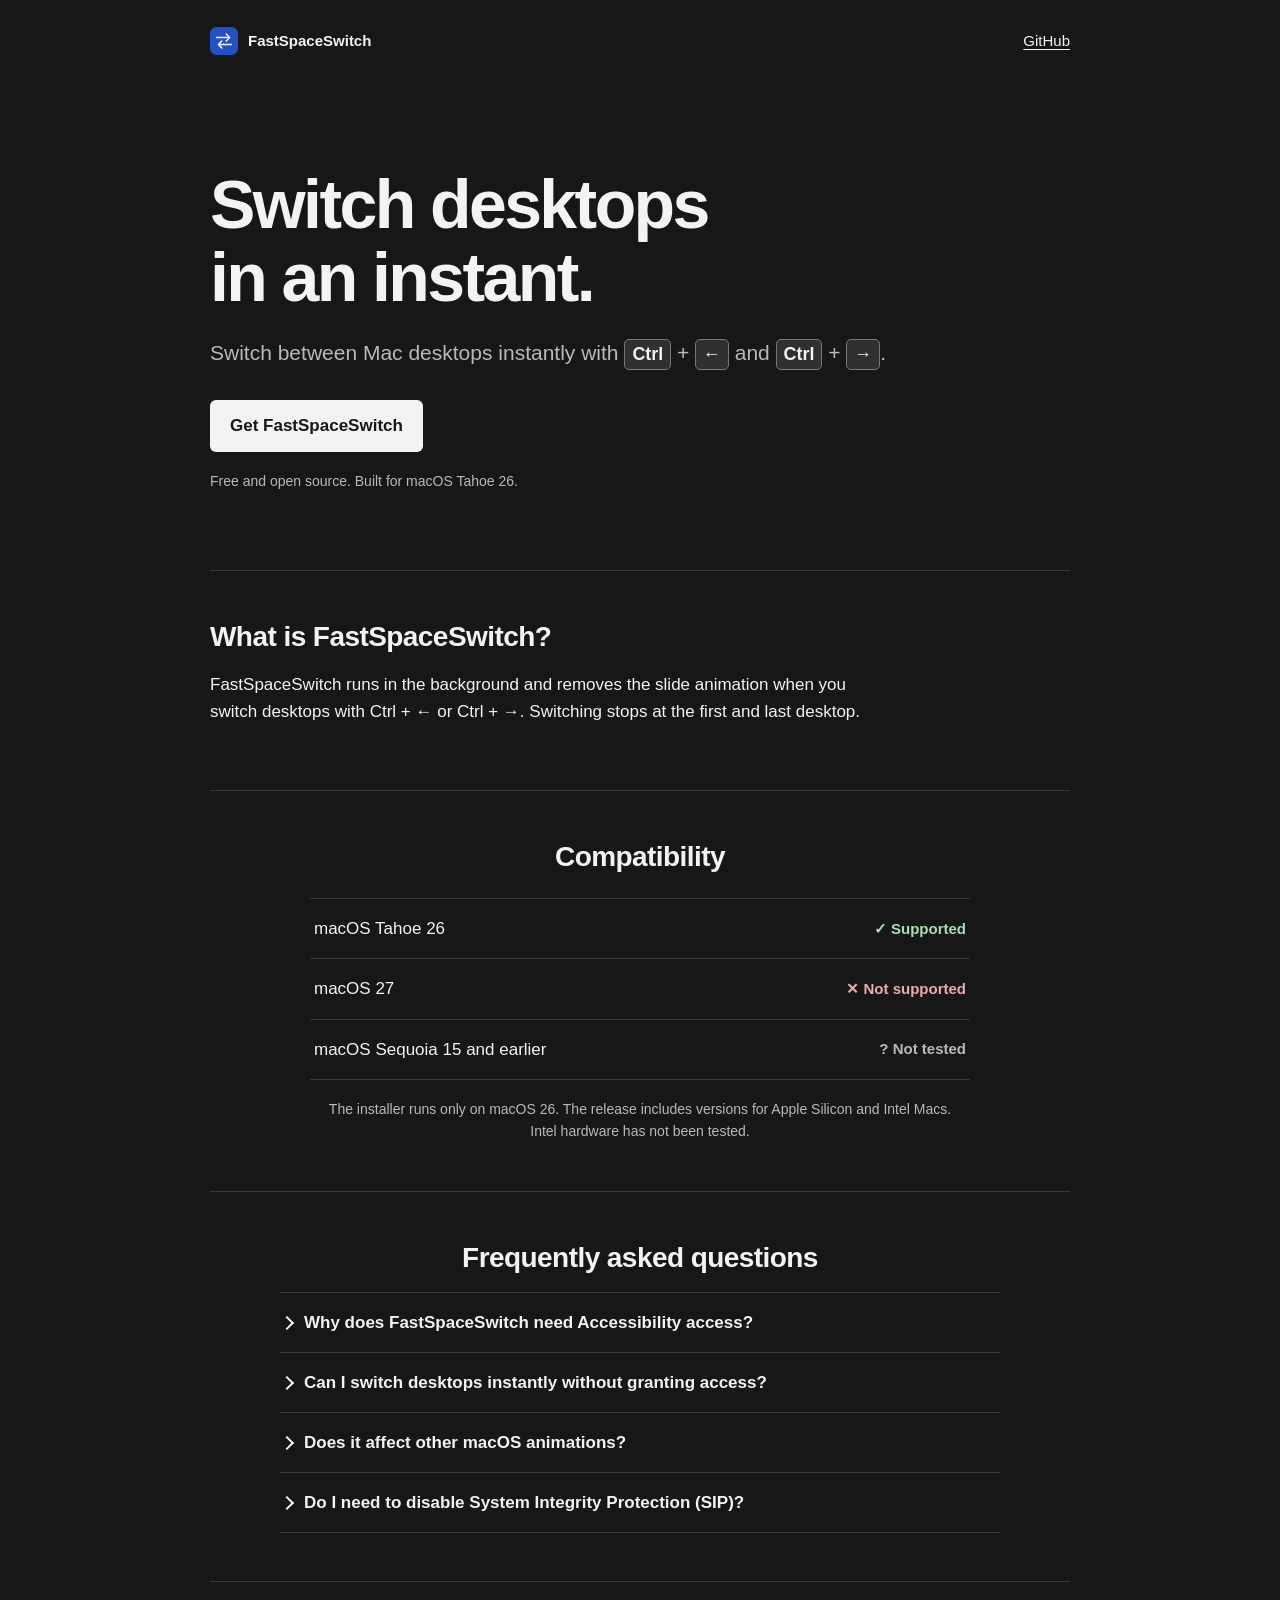
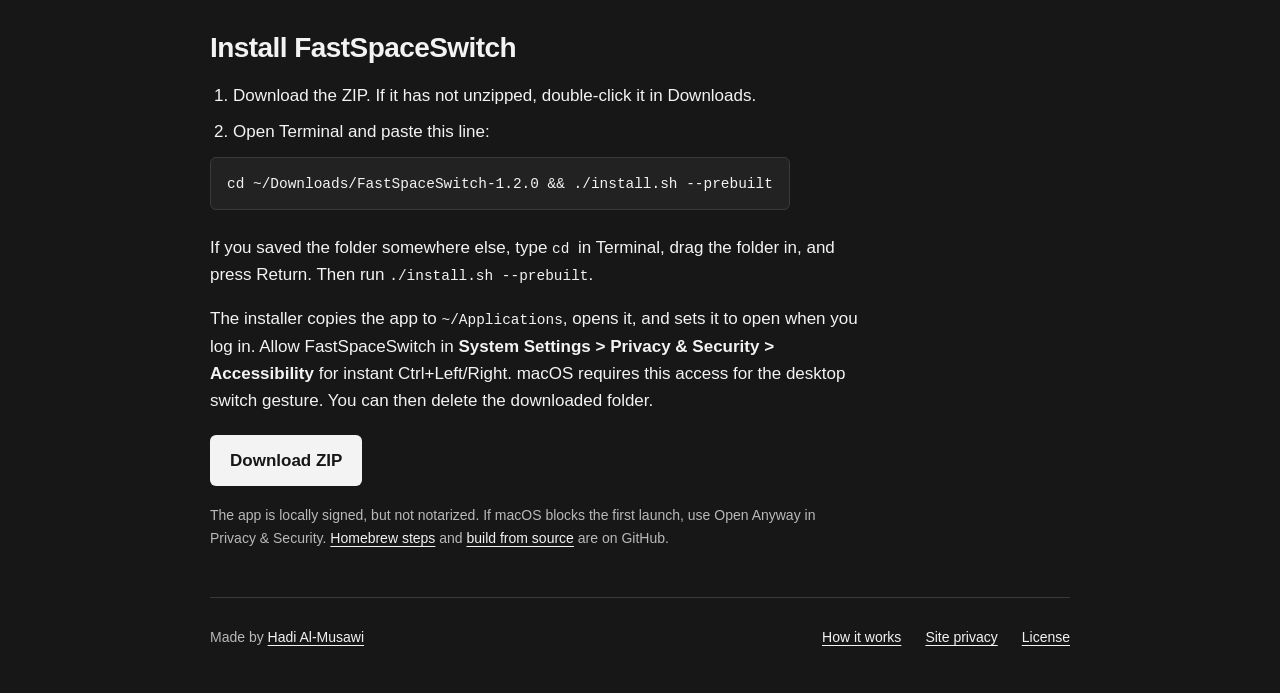
<file: docs/index.html>
<!doctype html>
<html lang="en">
<head>
  <meta charset="utf-8">
  <meta name="viewport" content="width=device-width, initial-scale=1">
  <title>FastSpaceSwitch - Instant macOS Spaces Switching Without Animation</title>
  <meta name="description" content="Switch Mac desktops without the slide with Ctrl+Left and Ctrl+Right. Free and open source for macOS Tahoe 26.">
  <meta name="theme-color" content="#171717">
  <link rel="canonical" href="https://hadi-almusawi.github.io/fast-space-switch/">
  <link rel="icon" href="icon.svg" type="image/svg+xml">
  <link rel="stylesheet" href="style.css">
  <link rel="alternate" type="text/plain" href="llms.txt" title="Product facts">
  <meta property="og:type" content="website">
  <meta property="og:title" content="FastSpaceSwitch - Instant macOS Spaces Switching Without Animation">
  <meta property="og:description" content="Switch Mac desktops without the slide animation. Free for macOS Tahoe 26.">
  <meta property="og:url" content="https://hadi-almusawi.github.io/fast-space-switch/">
  <meta property="og:image" content="https://hadi-almusawi.github.io/fast-space-switch/social.png">
  <meta name="twitter:card" content="summary_large_image">
  <script type="application/ld+json">{"@context":"https://schema.org","@graph":[{"@type":"WebSite","name":"FastSpaceSwitch","url":"https://hadi-almusawi.github.io/fast-space-switch/"},{"@type":"SoftwareApplication","name":"FastSpaceSwitch","url":"https://hadi-almusawi.github.io/fast-space-switch/","description":"Free macOS 26 app for Ctrl+Left and Ctrl+Right desktop switching without the slide animation.","operatingSystem":"macOS 26","applicationCategory":"UtilitiesApplication","softwareVersion":"1.2.0","license":"https://github.com/Hadi-Almusawi/fast-space-switch/blob/main/LICENSE","downloadUrl":"https://github.com/Hadi-Almusawi/fast-space-switch/releases/latest","offers":{"@type":"Offer","price":"0","priceCurrency":"USD"},"author":{"@type":"Person","name":"Hadi Al-Musawi","url":"https://github.com/Hadi-Almusawi"}}]}</script>
</head>
<body>
  <a class="skip" href="#main">Skip to content</a>
  <div class="page">
    <header class="top"><a class="brand" href="./"><img src="icon.svg" width="28" height="28" alt="">FastSpaceSwitch</a><a href="https://github.com/Hadi-Almusawi/fast-space-switch">GitHub</a></header>
    <main id="main">
      <section class="hero" aria-labelledby="title">
        <h1 id="title">Switch desktops<br>in an instant.</h1>
        <p><span class="desktop-shortcuts">Switch between Mac desktops instantly with <kbd>Ctrl</kbd> + <kbd>←</kbd> and <kbd>Ctrl</kbd> + <kbd>→</kbd>.</span></p>
        <a class="button" href="#get">Get FastSpaceSwitch</a>
        <p class="note">Free and open source. Built for macOS Tahoe 26.</p>
      </section>
      <section id="info"><h2>What is FastSpaceSwitch?</h2><p>FastSpaceSwitch runs in the background and removes the slide animation when you switch desktops with Ctrl + ← or Ctrl + →. Switching stops at the first and last desktop.</p></section>
      <section class="compatibility" aria-labelledby="compatibility-title"><h2 id="compatibility-title">Compatibility</h2><div class="versions" role="list"><div role="listitem"><span>macOS Tahoe 26</span><strong class="yes" aria-label="Supported">✓ Supported</strong></div><div role="listitem"><span>macOS 27</span><strong class="no" aria-label="Not supported">✕ Not supported</strong></div><div role="listitem"><span>macOS Sequoia 15 and earlier</span><strong class="unknown" aria-label="Not tested">? Not tested</strong></div></div><p class="note">The installer runs only on macOS 26. The release includes versions for Apple Silicon and Intel Macs. Intel hardware has not been tested.</p></section>
      <section id="faq"><h2>Frequently asked questions</h2><details><summary>Why does FastSpaceSwitch need Accessibility access?</summary><p>macOS requires it for the app's Ctrl+Left/Right desktop gesture. The app only receives those two shortcuts. It does not read your screen, record other keys, or connect to the internet. You can <a href="https://github.com/Hadi-Almusawi/fast-space-switch/blob/main/main.m">read the code</a>.</p></details><details><summary>Can I switch desktops instantly without granting access?</summary><p>No. macOS requires Accessibility access for the synthetic gesture that skips the slide.</p></details><details><summary>Does it affect other macOS animations?</summary><p>The Dock setting can also change how Mission Control and App Exposé open by trackpad. Reduce Motion and other Mac animations stay as they are. Uninstall restores your old Dock setting.</p></details><details><summary>Do I need to disable System Integrity Protection (SIP)?</summary><p>No. Keep System Integrity Protection on.</p></details></section>
      <section id="get">
        <h2>Install FastSpaceSwitch</h2>
        <ol>
          <li>Download the ZIP. If it has not unzipped, double-click it in Downloads.</li>
          <li>Open Terminal and paste this line:</li>
        </ol>
        <pre><code>cd ~/Downloads/FastSpaceSwitch-1.2.0 &amp;&amp; ./install.sh --prebuilt</code></pre>
        <p>If you saved the folder somewhere else, type <code>cd </code> in Terminal, drag the folder in, and press Return. Then run <code>./install.sh --prebuilt</code>.</p>
        <p>The installer copies the app to <code>~/Applications</code>, opens it, and sets it to open when you log in. Allow FastSpaceSwitch in <strong>System Settings &gt; Privacy &amp; Security &gt; Accessibility</strong> for instant Ctrl+Left/Right. macOS requires this access for the desktop switch gesture. You can then delete the downloaded folder.</p>
        <a class="button" href="https://github.com/Hadi-Almusawi/fast-space-switch/releases/download/v1.2.0/FastSpaceSwitch-1.2.0.zip">Download ZIP</a>
        <p class="note">The app is locally signed, but not notarized. If macOS blocks the first launch, use Open Anyway in Privacy &amp; Security. <a href="https://github.com/Hadi-Almusawi/fast-space-switch#homebrew">Homebrew steps</a> and <a href="https://github.com/Hadi-Almusawi/fast-space-switch#install">build from source</a> are on GitHub.</p>
      </section>
    </main>
    <footer><span>Made by <a href="https://github.com/Hadi-Almusawi">Hadi Al-Musawi</a></span><a href="how-it-works.html">How it works</a><a href="privacy.html">Site privacy</a><a href="https://github.com/Hadi-Almusawi/fast-space-switch/blob/main/LICENSE">License</a></footer>
  </div>
</body>
</html>
</file>
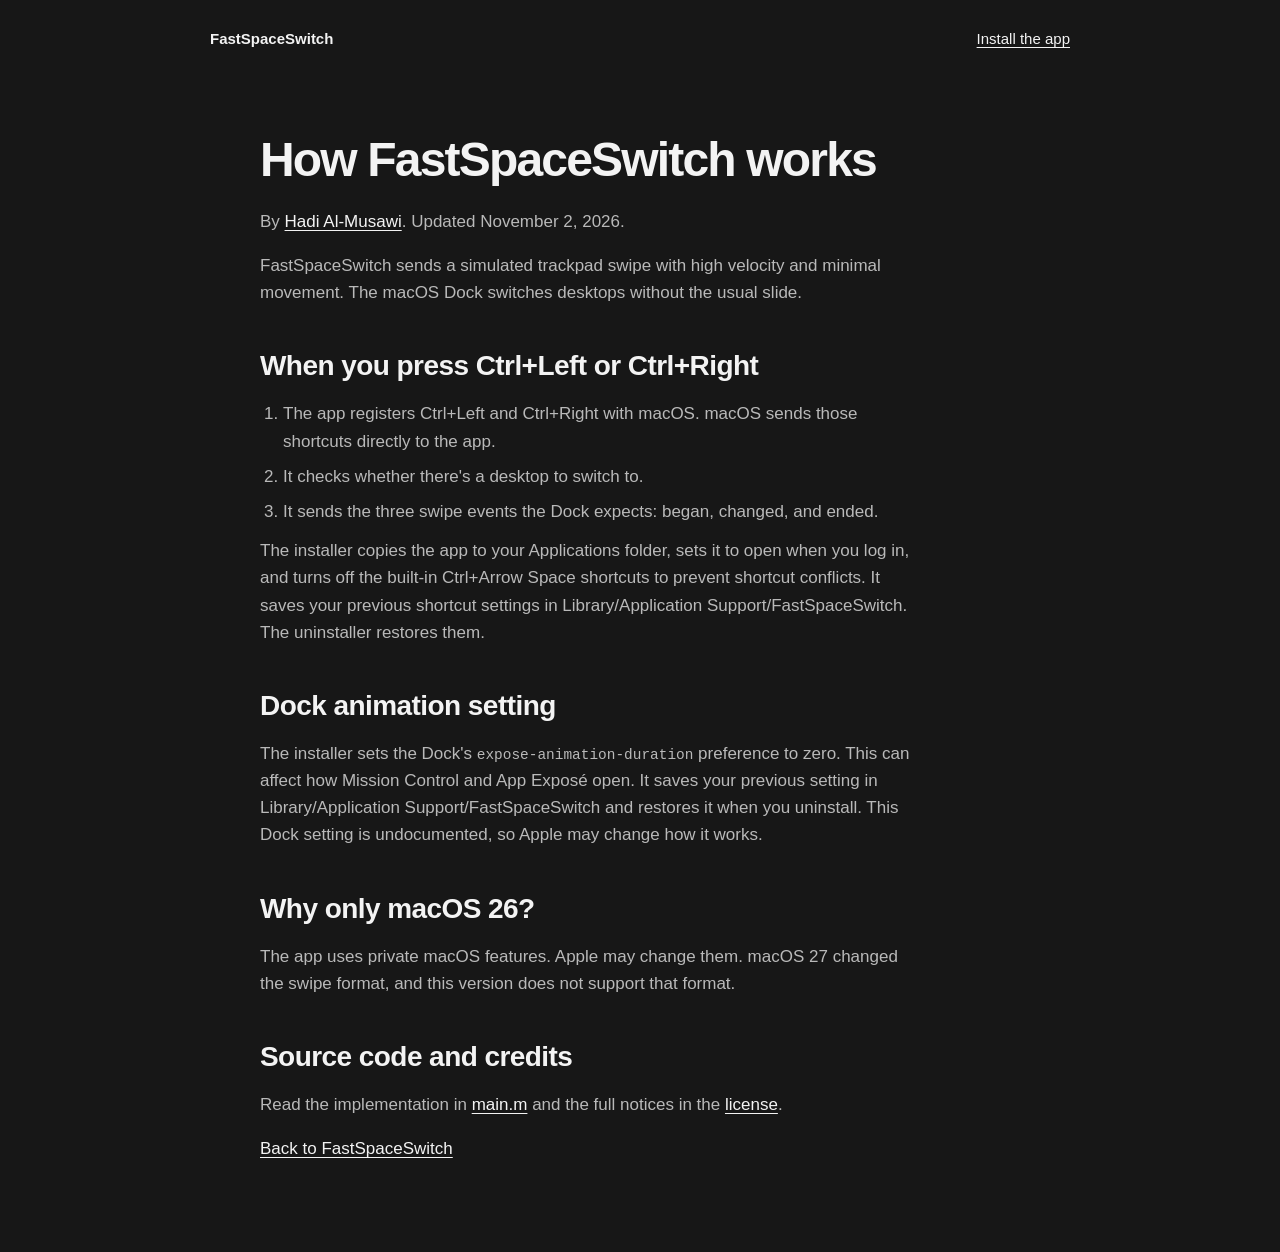
<file: docs/how-it-works.html>
<!doctype html>
<html lang="en">
<head>
  <meta charset="utf-8">
  <meta name="viewport" content="width=device-width, initial-scale=1">
  <title>How instant macOS Spaces switching works - FastSpaceSwitch</title>
  <meta name="description" content="How FastSpaceSwitch skips the macOS Spaces slide animation with two shortcuts and a simulated swipe. Read the small open-source implementation.">
  <link rel="canonical" href="https://hadi-almusawi.github.io/fast-space-switch/how-it-works.html">
  <link rel="stylesheet" href="style.css">
  <link rel="icon" href="icon.svg">
</head>
<body>
  <div class="page">
    <header class="top"><a class="brand" href="./">FastSpaceSwitch</a><a href="./#get">Install the app</a></header>
    <main class="article">
      <h1>How FastSpaceSwitch works</h1>
      <p>By <a href="https://github.com/Hadi-Almusawi">Hadi Al-Musawi</a>. Updated November 2, 2026.</p>
      <p>FastSpaceSwitch sends a simulated trackpad swipe with high velocity and minimal movement. The macOS Dock switches desktops without the usual slide.</p>
      <h2>When you press Ctrl+Left or Ctrl+Right</h2>
      <ol>
        <li>The app registers Ctrl+Left and Ctrl+Right with macOS. macOS sends those shortcuts directly to the app.</li>
        <li>It checks whether there's a desktop to switch to.</li>
        <li>It sends the three swipe events the Dock expects: began, changed, and ended.</li>
      </ol>
      <p>The installer copies the app to your Applications folder, sets it to open when you log in, and turns off the built-in Ctrl+Arrow Space shortcuts to prevent shortcut conflicts. It saves your previous shortcut settings in Library/Application Support/FastSpaceSwitch. The uninstaller restores them.</p>
      <h2>Dock animation setting</h2>
      <p>The installer sets the Dock's <code>expose-animation-duration</code> preference to zero. This can affect how Mission Control and App Exposé open. It saves your previous setting in Library/Application Support/FastSpaceSwitch and restores it when you uninstall. This Dock setting is undocumented, so Apple may change how it works.</p>
      <h2>Why only macOS 26?</h2>
      <p>The app uses private macOS features. Apple may change them. macOS 27 changed the swipe format, and this version does not support that format.</p>
      <h2>Source code and credits</h2>
      <p>Read the implementation in <a href="https://github.com/Hadi-Almusawi/fast-space-switch/blob/main/main.m">main.m</a> and the full notices in the <a href="https://github.com/Hadi-Almusawi/fast-space-switch/blob/main/LICENSE">license</a>.</p>
      <p><a href="./">Back to FastSpaceSwitch</a></p>
    </main>
  </div>
</body>
</html>
</file>
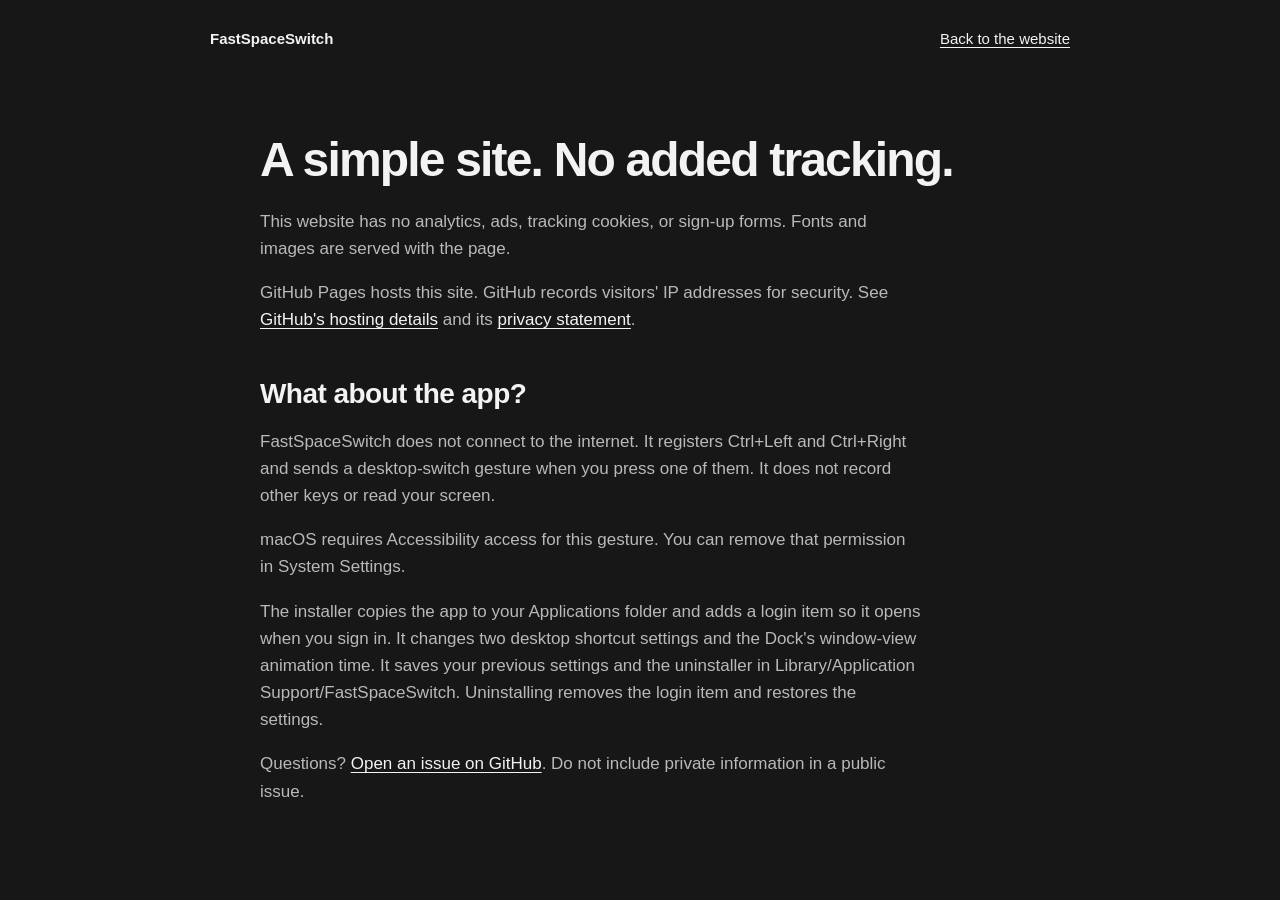
<file: docs/privacy.html>
<!doctype html>
<html lang="en">
<head>
  <meta charset="utf-8">
  <meta name="viewport" content="width=device-width, initial-scale=1">
  <title>Site privacy - FastSpaceSwitch</title>
  <meta name="description" content="FastSpaceSwitch has no analytics, ads, tracking cookies, or forms. Learn what the app and its GitHub Pages website do.">
  <link rel="canonical" href="https://hadi-almusawi.github.io/fast-space-switch/privacy.html">
  <link rel="stylesheet" href="style.css">
  <link rel="icon" href="icon.svg">
</head>
<body>
  <div class="page">
    <header class="top"><a class="brand" href="./">FastSpaceSwitch</a><a href="./">Back to the website</a></header>
    <main class="article">
      <h1>A simple site. No added tracking.</h1>
      <p>This website has no analytics, ads, tracking cookies, or sign-up forms. Fonts and images are served with the page.</p>
      <p>GitHub Pages hosts this site. GitHub records visitors' IP addresses for security. See <a href="https://docs.github.com/en/pages/getting-started-with-github-pages/what-is-github-pages#data-collection">GitHub's hosting details</a> and its <a href="https://docs.github.com/en/site-policy/privacy-policies/github-general-privacy-statement">privacy statement</a>.</p>
      <h2>What about the app?</h2>
      <p>FastSpaceSwitch does not connect to the internet. It registers Ctrl+Left and Ctrl+Right and sends a desktop-switch gesture when you press one of them. It does not record other keys or read your screen.</p>
      <p>macOS requires Accessibility access for this gesture. You can remove that permission in System Settings.</p>
      <p>The installer copies the app to your Applications folder and adds a login item so it opens when you sign in. It changes two desktop shortcut settings and the Dock's window-view animation time. It saves your previous settings and the uninstaller in Library/Application Support/FastSpaceSwitch. Uninstalling removes the login item and restores the settings.</p>
      <p>Questions? <a href="https://github.com/Hadi-Almusawi/fast-space-switch/issues">Open an issue on GitHub</a>. Do not include private information in a public issue.</p>
    </main>
  </div>
</body>
</html>
</file>
<file: docs/style.css>
:root { color-scheme: dark; --bg: #171717; --surface: #222; --ink: #f3f3f3; --muted: #b9b9b9; --line: #3a3a3a; }
* { box-sizing: border-box; }
html { scroll-behavior: smooth; }
body { margin: 0; background: var(--bg); color: var(--ink); font: 17px/1.6 -apple-system, BlinkMacSystemFont, "Helvetica Neue", sans-serif; }
.page { max-width: 920px; margin: auto; padding: 0 30px; }
a { color: var(--ink); text-underline-offset: 3px; }
a:hover { color: #fff; text-decoration-thickness: 2px; }
:focus-visible { outline: 2px solid #fff; outline-offset: 4px; }
.skip { position: absolute; top: -100px; padding: 8px 12px; background: var(--ink); color: var(--bg); }
.skip:focus { top: 0; }
.top { display: flex; align-items: center; justify-content: space-between; gap: 20px; padding: 27px 0; font-size: 15px; }
.brand { display: inline-flex; align-items: center; gap: 10px; font-weight: 650; text-decoration: none; }
.hero { padding: 86px 0 78px; }
h1 { max-width: 740px; margin: 0 0 22px; font-size: clamp(40px, 7vw, 68px); font-weight: 650; line-height: 1.08; letter-spacing: -.038em; }
.hero > p:not(.note) { margin: 0 0 30px; color: var(--muted); font-size: 21px; line-height: 1.5; }
kbd { display: inline-block; padding: 0 7px; border: 1px solid #777; border-radius: 5px; background: #303030; color: var(--ink); font-family: inherit; font-size: .85em; font-weight: 600; line-height: 1.65; white-space: nowrap; }
.button { display: inline-block; padding: 12px 20px; border-radius: 6px; background: var(--ink); color: #171717; font-weight: 650; text-decoration: none; }
.button:hover { background: #d9d9d9; color: #171717; }
.note { max-width: 650px; margin: 18px 0 0; color: var(--muted); font-size: 14px; }
main > section:not(.hero) { padding: 48px 0; border-top: 1px solid var(--line); }
h2 { margin: 0 0 17px; font-size: 28px; font-weight: 630; letter-spacing: -.02em; line-height: 1.25; }
p { max-width: 70ch; margin: 0 0 17px; }
ol { max-width: 70ch; margin: 0 0 12px; padding-left: 23px; }
li { margin-bottom: 8px; }
.compatibility { text-align: center; }
.versions { max-width: 660px; margin: 24px auto 0; border-top: 1px solid var(--line); text-align: left; }
.versions > div { display: flex; justify-content: space-between; align-items: center; gap: 20px; padding: 16px 4px; border-bottom: 1px solid var(--line); }
.versions strong { white-space: nowrap; font-size: 15px; }
.yes { color: #a9dfaf; }
.no { color: #f0abab; }
.unknown { color: var(--muted); }
.compatibility .note { margin-left: auto; margin-right: auto; }
details { max-width: 720px; border-bottom: 1px solid var(--line); }
#faq h2 { text-align: center; }
#faq details { margin-inline: auto; }
details:first-of-type { border-top: 1px solid var(--line); }
summary { display: flex; align-items: baseline; gap: 12px; padding: 16px 2px; cursor: pointer; font-weight: 600; list-style: none; }
summary::-webkit-details-marker { display: none; }
summary::before { content: ""; width: 8px; height: 8px; flex: 0 0 8px; border-right: 2px solid currentColor; border-bottom: 2px solid currentColor; transform: rotate(-45deg); }
details[open] summary::before { transform: rotate(45deg); }
details p { padding: 0 20px 8px 2px; color: var(--muted); }
pre { display: inline-block; max-width: 100%; margin: 0 0 16px; padding: 12px 16px; overflow-x: auto; border: 1px solid var(--line); border-radius: 6px; background: var(--surface); }
code { font: .85em Menlo, Consolas, monospace; }
#get .button { margin-top: 4px; }
footer { display: flex; flex-wrap: wrap; gap: 12px 24px; padding: 28px 0 44px; border-top: 1px solid var(--line); color: var(--muted); font-size: 14px; }
footer span { margin-right: auto; }
.article { max-width: 760px; margin: 56px auto 90px; }
.article h1 { font-size: clamp(36px, 6vw, 48px); }
.article h2 { margin-top: 42px; }
.article p, .article li { color: var(--muted); }
@media (max-width: 600px) { .page { padding: 0 20px; } .top { padding: 20px 0; } .hero { padding: 56px 0 54px; } .hero > p:not(.note) { font-size: 19px; } main > section:not(.hero) { padding: 38px 0; } .versions > div { font-size: 14px; } .versions strong { font-size: 13px; } footer span { width: 100%; } }
@media (min-width: 880px) { .desktop-shortcuts { white-space: nowrap; } }
@media (prefers-reduced-motion: reduce) { html { scroll-behavior: auto; } }
</file>
